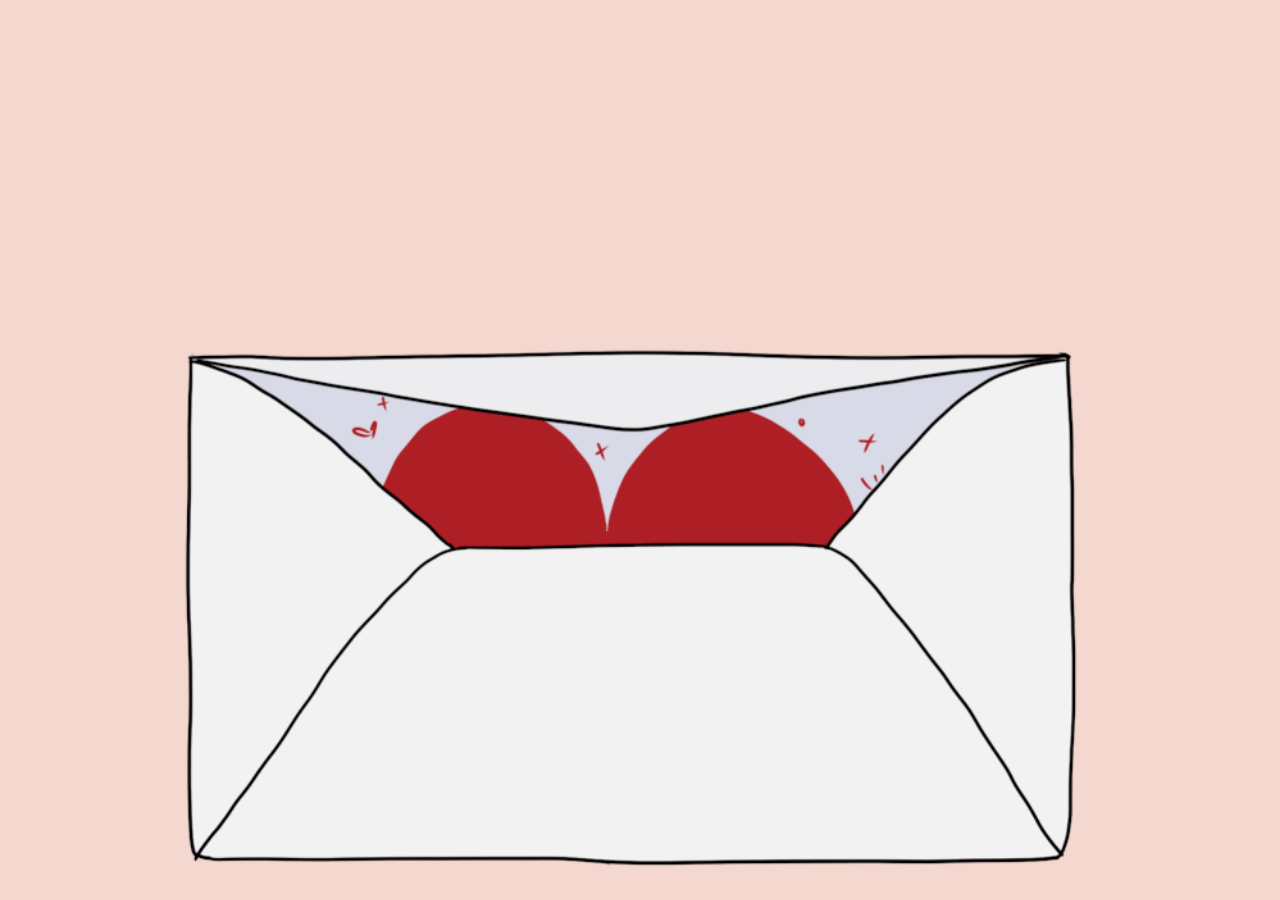
<file: Index.html>
<!DOCTYPE html>
<html>
<head>
<meta name="viewport" content="width=device-width, initial-scale=1">
<style>
@import url("https://fonts.googleapis.com/css?family=Raleway:900&display=swap");
body, html {
  height: 100%;
  width: 100%;
  margin: 0;
}

.bg {
  /* The image used */
position:relative;
  background-image: url("Levi%20Letter.gif");

  /* Full height */
  height: 100%; 

  /* Center and scale the image nicely */
  background-position: center;
  background-repeat: no-repeat;
  background-size: cover;

</style>
<script src="LeviLetter.js"></script>
</head>
<body onload="setTimeout(swap, 2250)">

<div class="bg" id="background"></div>


</body>
</html>
</file>
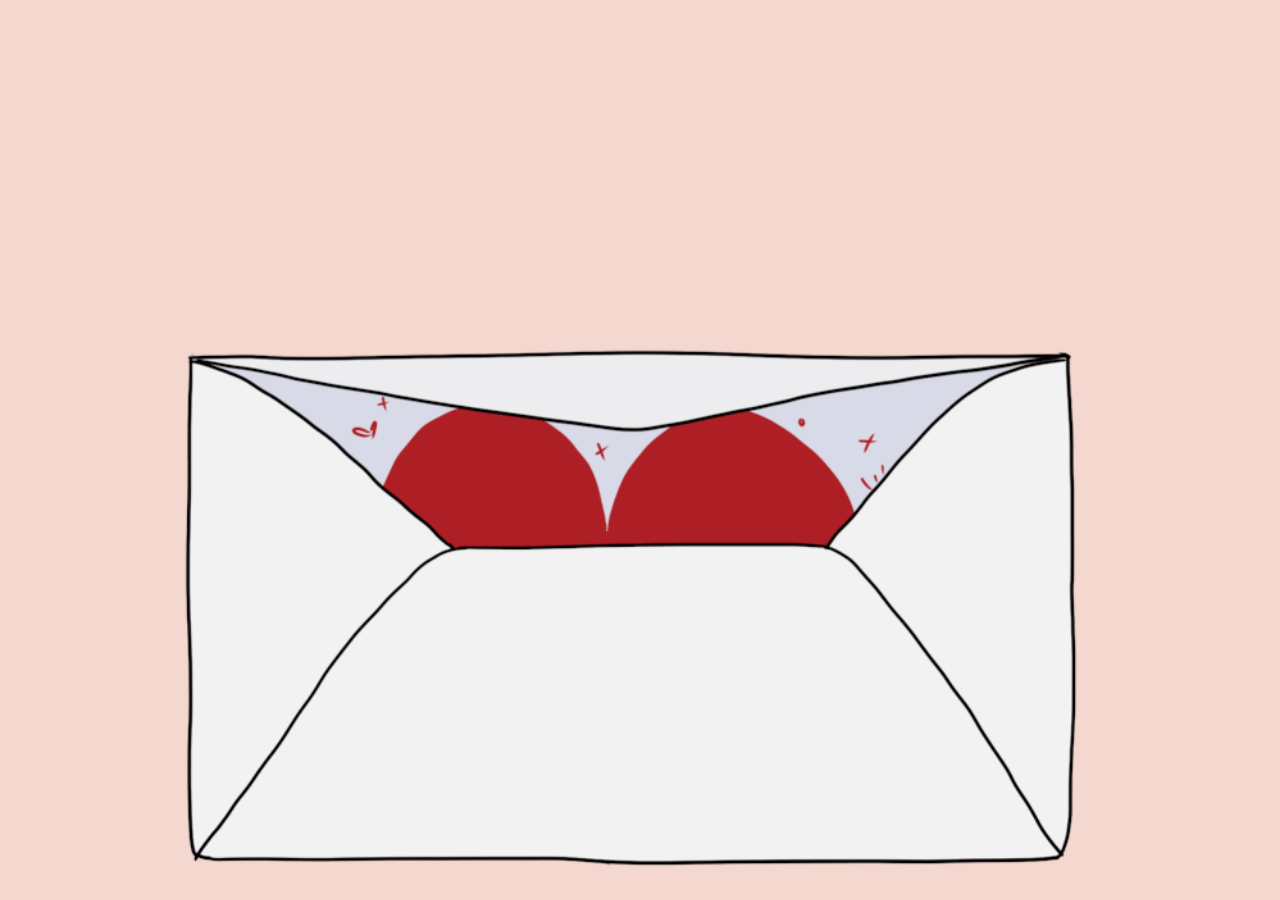
<file: Levi Valentines.html>
<!DOCTYPE html>
<html>
<head>
<meta name="viewport" content="width=device-width, initial-scale=1">
<style>
@import url("https://fonts.googleapis.com/css?family=Raleway:900&display=swap");
body, html {
  height: 100%;
  width: 100%;
  margin: 0;
}

.bg {
  /* The image used */
position:relative;
  background-image: url("Levi%20Letter.gif");

  /* Full height */
  height: 100%; 

  /* Center and scale the image nicely */
  background-position: center;
  background-repeat: no-repeat;
  background-size: cover;

</style>
<script src="LeviLetter.js"></script>
</head>
<body onload="setTimeout(swap, 2250)">

<div class="bg" id="background"></div>


</body>
</html>
</file>
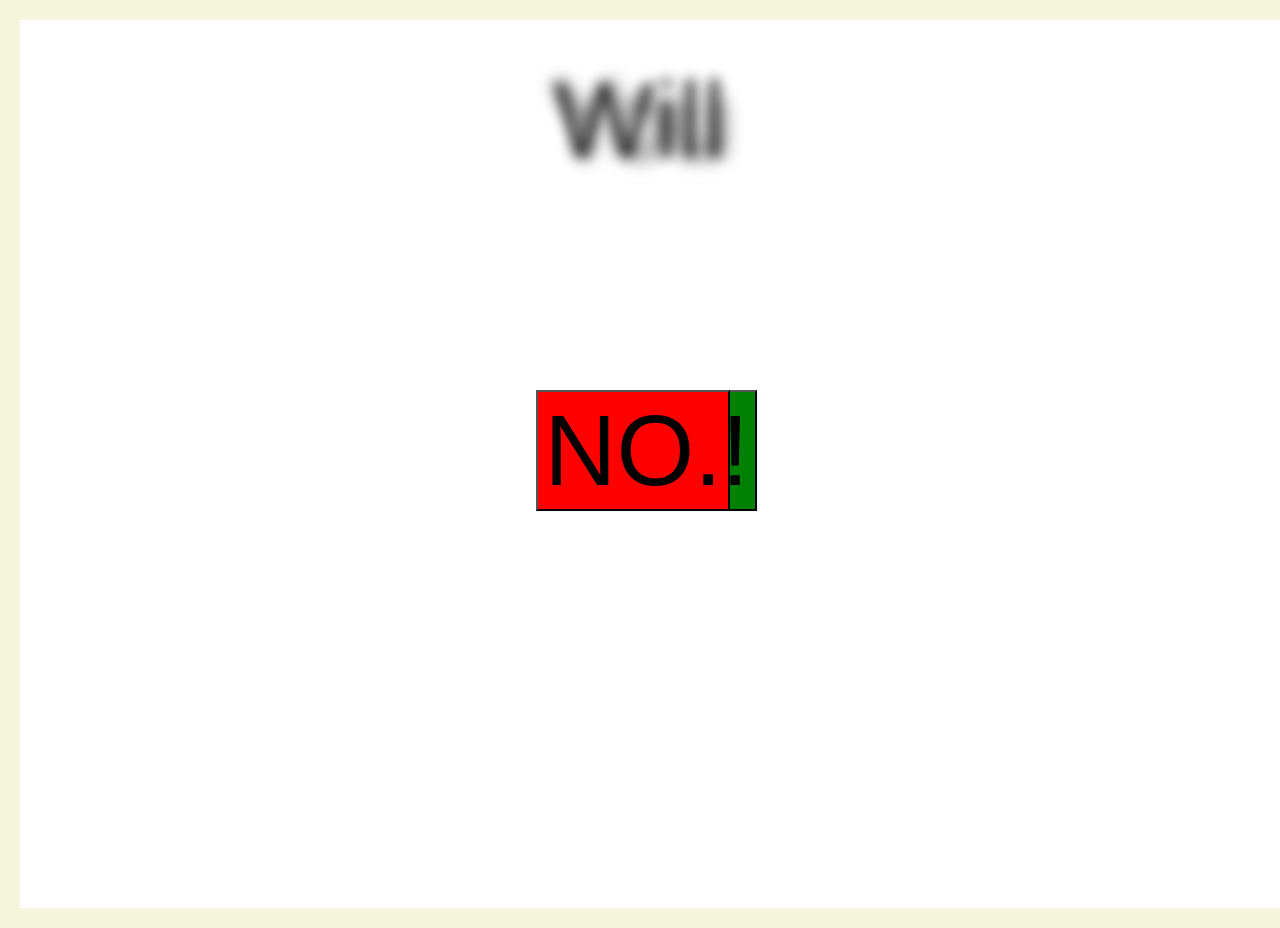
<file: TheQuestion.html>
<html>
    <head>
    <style>
        body {
            background-color:beige;
        }
    #container {
    position: absolute;
    margin: auto;
    width: 99vw;
    height: 80pt;
    top: 0;
    bottom: 75%;
    background-color:beige

    filter: url(#threshold) blur(0.6px);
}

#text1,
#text2 {
    position: absolute;
    width: 100%;
    display: inline-block;

    font-family: "Raleway", sans-serif;
    font-size: 80pt;

    text-align: center;

    user-select: none;
}

.box {
  width: 1683px;
  height: 928px;
  background: url(https://upload.wikimedia.org/wikipedia/commons/f/f1/Heart_coraz%C3%B3n.svg);
  background-color:beige;
  background-size: 20px;
  background-repeat: round;
  overflow: hidden;
  resize: both;
  position: relative;
  min-width: 150px;
  min-height: 55px;
  &::before {
    content: "";
    position: absolute;
    top: 20px;
    left: 20px;
    right: 20px;
    bottom: 20px;
    background: white;
  }
  
  display: grid;
  place-items: center;
  span {
    position: absolute;
  }
}

body {
  height: 100vh;
  margin: 0;
  display: grid;
  place-items: center;
}
    </style>
        <script src="LeviLetter.js"></script>
    </head>
<div class="box">
  <span></span>
</div>
<body onload="abc()">
 
<div id="container">
    <span id="text1"></span>
    <span id="text2"></span>
</div>
<a href="Yippee!.html" style="position:absolute;text-align:center;left:550px">
<button style="background-color:green;font-size:100px;">Yes!</button>
</a>
<button style="position:absolute;text-align:center;right:550px;background-color:red;font-size:100px;" id="no" onmouseover="NuhUh()">NO.</button>
</body>
</html>
</file>
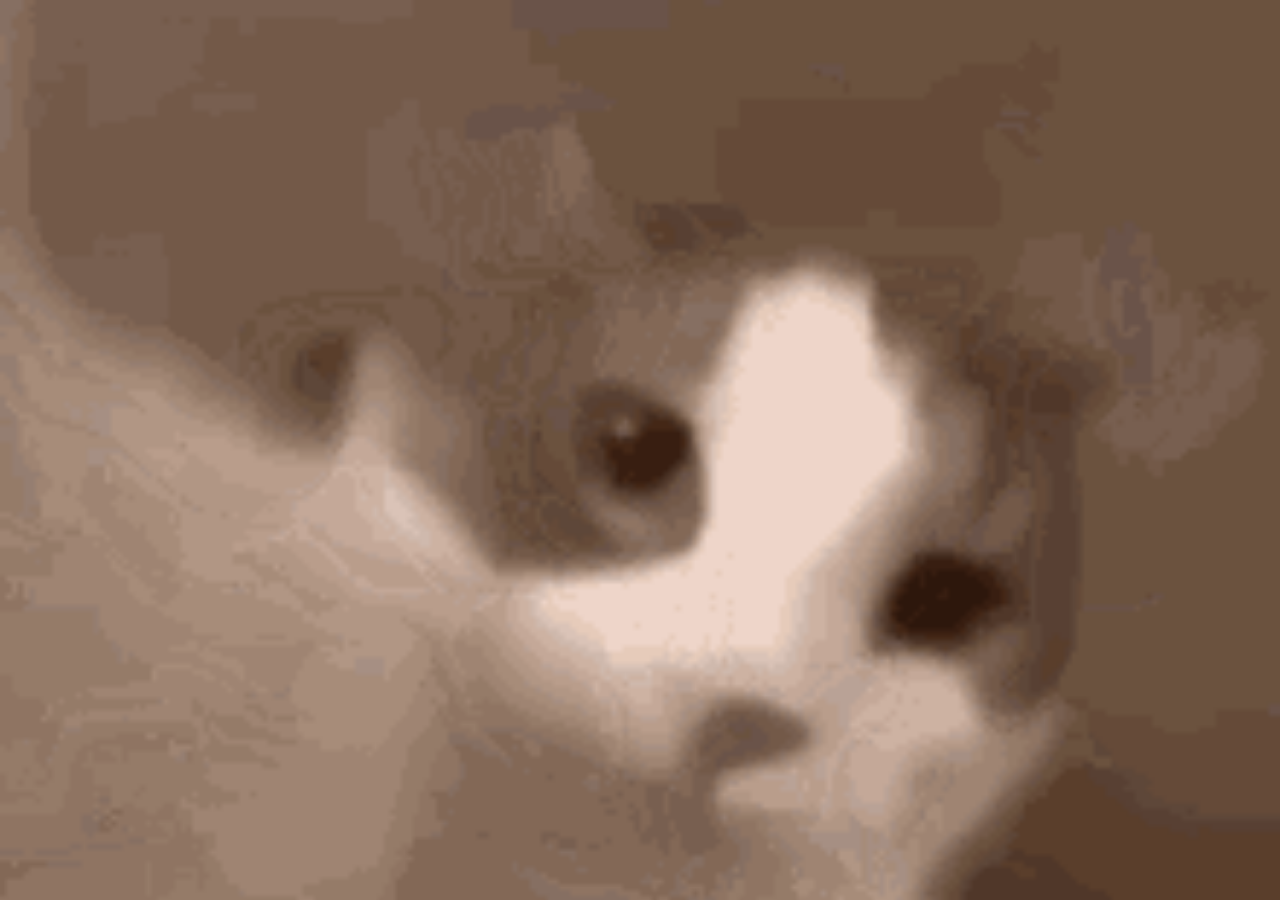
<file: Yippee!.html>
<html>
<head>
    <title>Yippeee!</title>
    <style>
body{
    background-image: url('cat-kissing.gif');
    background-size: cover;
    
    
    
    height: 100vh;
    padding:0;
    margin:0;
}
    </style>
</head>
<body>
</body>
</html>
</file>
